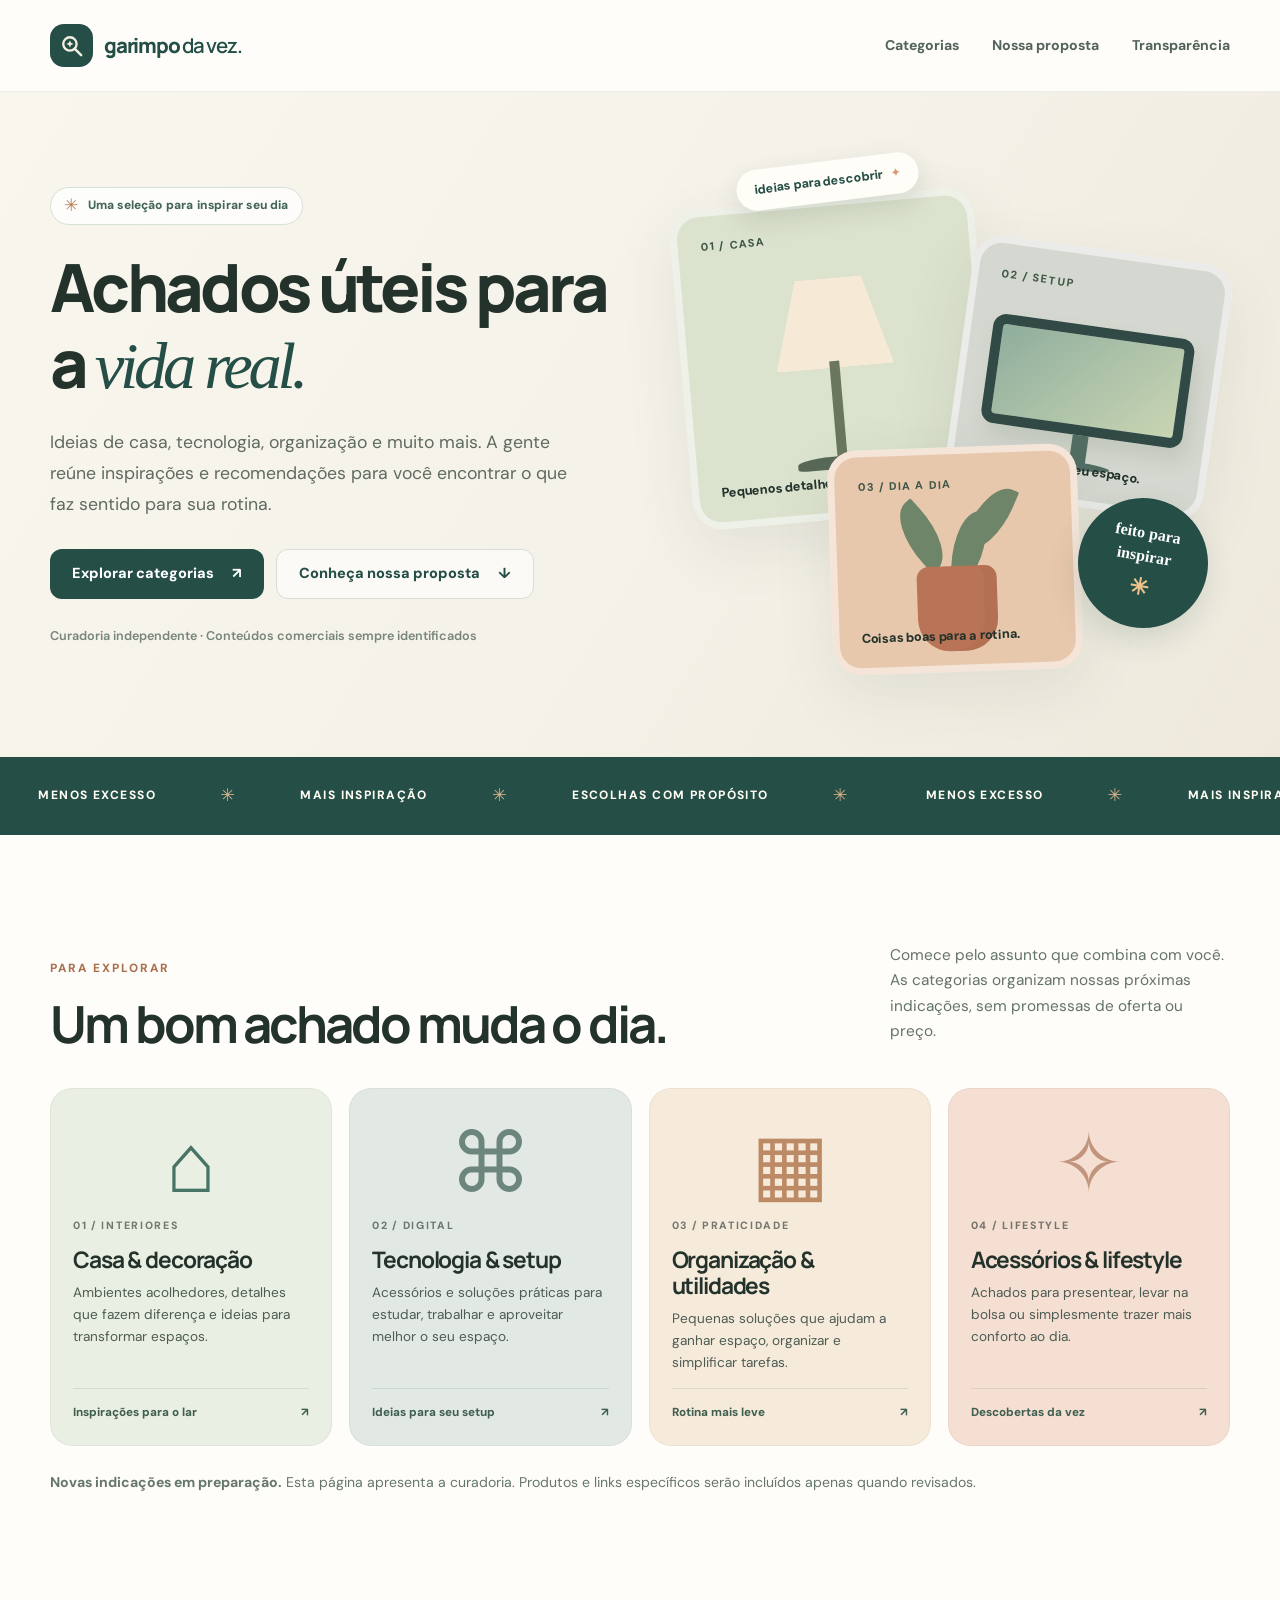
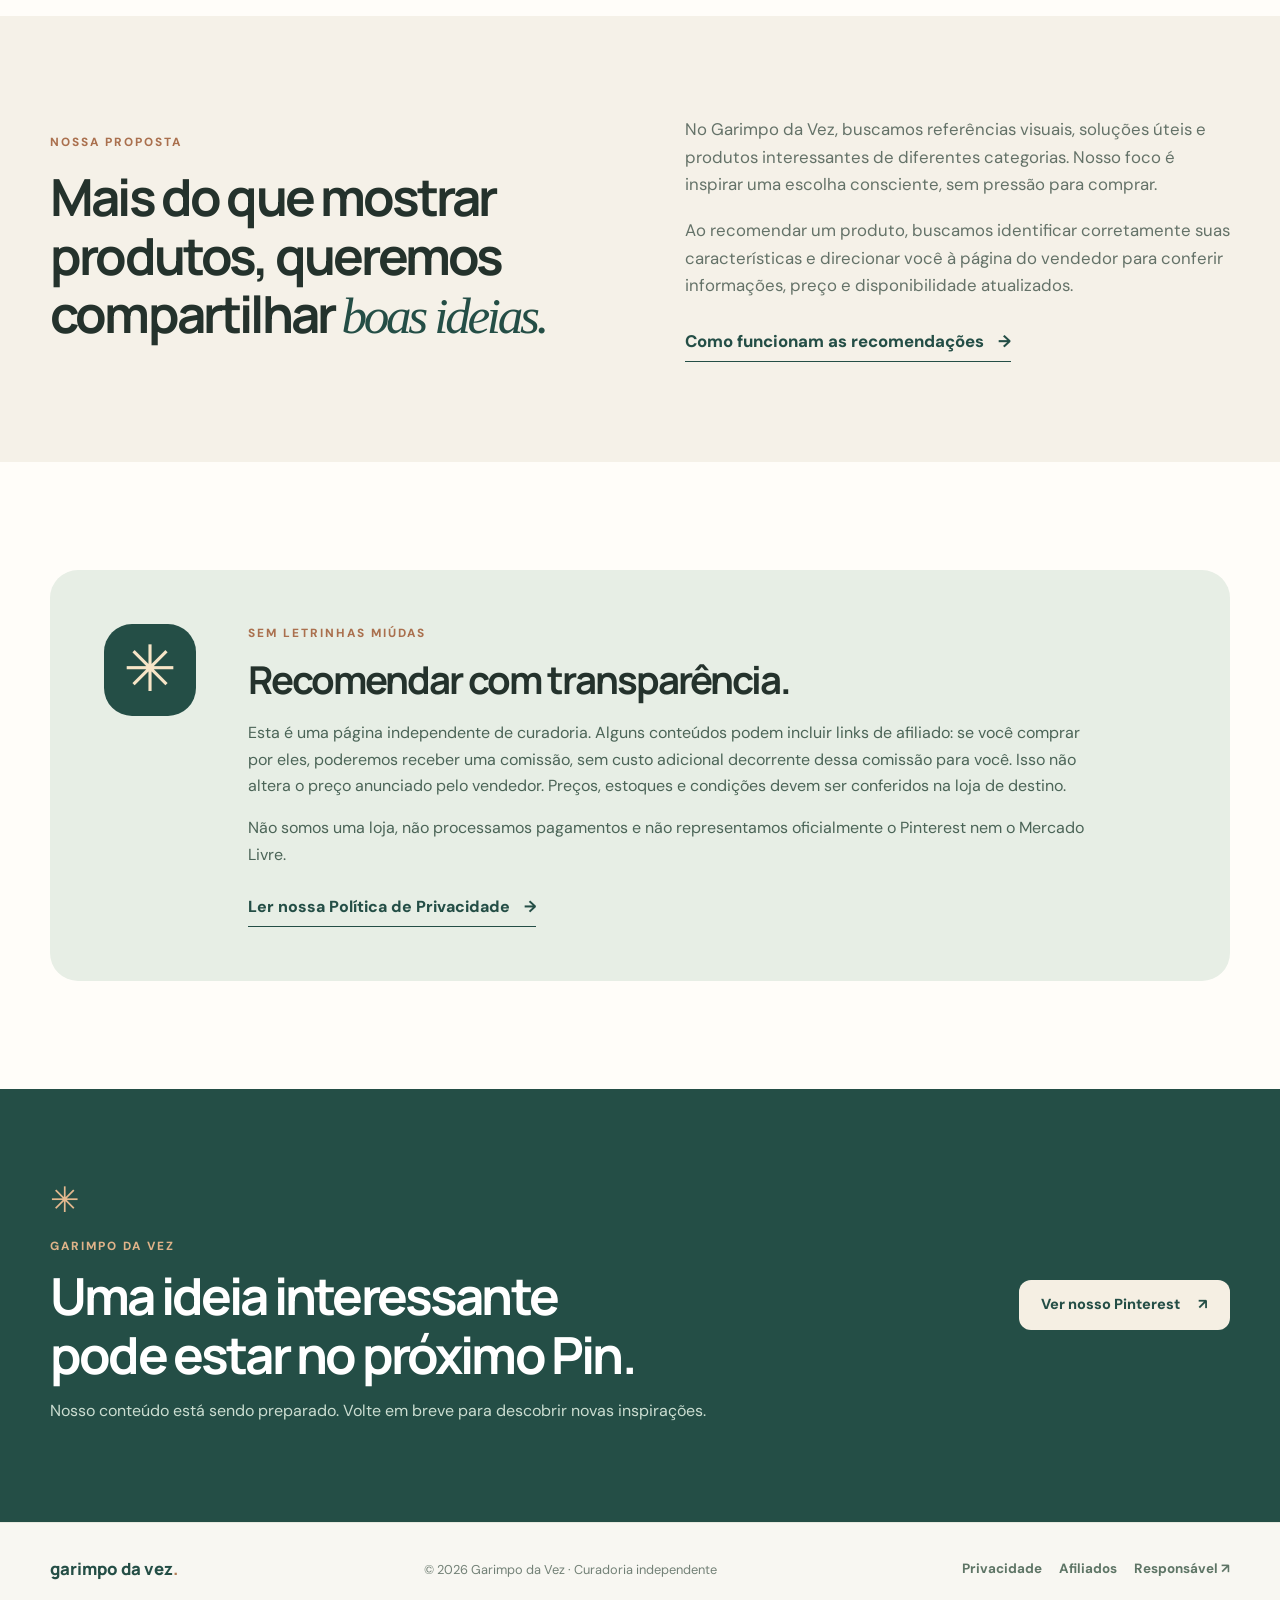
<file: index.html>
<!doctype html>
<html lang="pt-BR">
<head>
  <meta charset="utf-8">
  <meta name="viewport" content="width=device-width, initial-scale=1">
  <meta name="theme-color" content="#244e46">
  <meta name="description" content="Garimpo da Vez: inspirações e achadinhos para casa, tecnologia, organização e estilo de vida. Curadoria com transparência e links de afiliado identificados.">
  <meta property="og:type" content="website">
  <meta property="og:locale" content="pt_BR">
  <meta property="og:title" content="Garimpo da Vez | Achados úteis para a vida real">
  <meta property="og:description" content="Boas ideias para a casa e o dia a dia. Inspire-se com nossa curadoria independente.">
  <meta property="og:url" content="https://victoralecrim11.github.io/garimpo-da-vez/">
  <meta name="color-scheme" content="light">
  <title>Garimpo da Vez | Achados úteis para a vida real</title>
  <link rel="icon" href="assets/favicon.svg" type="image/svg+xml">
  <link rel="stylesheet" href="assets/styles.css">
</head>
<body>
  <a class="skip" href="#conteudo">Pular para o conteúdo</a>
  <header class="site-header">
    <div class="nav wrap">
      <a class="brand" href="./" aria-label="Garimpo da Vez, início">
        <span class="brand-mark" aria-hidden="true"><svg viewBox="0 0 36 36" width="30" height="30" fill="none"><circle cx="15.5" cy="15.5" r="8" stroke="currentColor" stroke-width="2.8"/><path d="m22 22 7 7" stroke="currentColor" stroke-width="3" stroke-linecap="round"/><path d="m15.5 11.3 1.3 2.9 3.1 1.3-3.1 1.3-1.3 2.9-1.3-2.9-3.1-1.3 3.1-1.3z" fill="currentColor"/></svg></span>
        <span>garimpo<span class="brand-soft"> da vez.</span></span>
      </a>
      <nav class="nav-links" aria-label="Navegação principal">
        <a href="#categorias">Categorias</a>
        <a href="#sobre">Nossa proposta</a>
        <a href="#transparencia">Transparência</a>
      </nav>
    </div>
  </header>
  <main id="conteudo">
    <section class="hero">
      <div class="wrap hero-grid">
        <div class="hero-copy">
          <span class="eyebrow"><span class="spark" aria-hidden="true">✳</span> Uma seleção para inspirar seu dia</span>
          <h1>Achados úteis para a <em>vida real.</em></h1>
          <p class="hero-lead">Ideias de casa, tecnologia, organização e muito mais. A gente reúne inspirações e recomendações para você encontrar o que faz sentido para sua rotina.</p>
          <div class="actions">
            <a class="button primary" href="#categorias">Explorar categorias <span aria-hidden="true">↗</span></a>
            <a class="button ghost" href="#sobre">Conheça nossa proposta <span aria-hidden="true">↓</span></a>
          </div>
          <p class="small-note">Curadoria independente · Conteúdos comerciais sempre identificados</p>
        </div>
        <div class="hero-art" aria-label="Composição ilustrada de ideias para casa, tecnologia e acessórios" role="img">
          <div class="hero-tag tag-top">ideias para descobrir <span aria-hidden="true">✦</span></div>
          <div class="art-tile tile-home"><span class="tile-number">01 / CASA</span><div class="lamp" aria-hidden="true"><span class="lamp-shade"></span><span class="lamp-pole"></span><span class="lamp-foot"></span></div><span class="tile-caption">Pequenos detalhes, novas ideias.</span></div>
          <div class="art-tile tile-tech"><span class="tile-number">02 / SETUP</span><div class="monitor" aria-hidden="true"><span class="monitor-screen"></span><span class="monitor-stand"></span></div><span class="tile-caption">Praticidade no seu espaço.</span></div>
          <div class="art-tile tile-life"><span class="tile-number">03 / DIA A DIA</span><div class="vase" aria-hidden="true"><span class="leaf leaf-a"></span><span class="leaf leaf-b"></span><span class="leaf leaf-c"></span><span class="pot"></span></div><span class="tile-caption">Coisas boas para a rotina.</span></div>
          <div class="art-stamp" aria-hidden="true">feito para<br>inspirar <span>✳</span></div>
        </div>
      </div>
    </section>
    <section class="manifesto-strip" aria-label="Valores da curadoria">
      <p class="visually-hidden">Menos excesso, mais inspiração, escolhas com propósito.</p>
      <div class="ticker-window" aria-hidden="true">
        <div class="ticker-track">
          <div class="ticker-set">
          <span>MENOS EXCESSO</span><span class="ticker-star">✳</span>
          <span>MAIS INSPIRAÇÃO</span><span class="ticker-star">✳</span>
          <span>ESCOLHAS COM PROPÓSITO</span><span class="ticker-star">✳</span>
          </div>
          <div class="ticker-set">
          <span>MENOS EXCESSO</span><span class="ticker-star">✳</span>
          <span>MAIS INSPIRAÇÃO</span><span class="ticker-star">✳</span>
          <span>ESCOLHAS COM PROPÓSITO</span><span class="ticker-star">✳</span>
          </div>
        </div>
      </div>
    </section>
    <section id="categorias" class="section wrap">
      <div class="section-head"><div><p class="kicker">PARA EXPLORAR</p><h2>Um bom achado muda o dia.</h2></div><p>Comece pelo assunto que combina com você. As categorias organizam nossas próximas indicações, sem promessas de oferta ou preço.</p></div>
      <div class="category-grid">
        <article class="category category-home"><div class="category-icon" aria-hidden="true">⌂</div><span class="category-index">01 / INTERIORES</span><h3>Casa & decoração</h3><p>Ambientes acolhedores, detalhes que fazem diferença e ideias para transformar espaços.</p><span class="category-foot">Inspirações para o lar <span aria-hidden="true">↗</span></span></article>
        <article class="category category-tech"><div class="category-icon" aria-hidden="true">⌘</div><span class="category-index">02 / DIGITAL</span><h3>Tecnologia & setup</h3><p>Acessórios e soluções práticas para estudar, trabalhar e aproveitar melhor o seu espaço.</p><span class="category-foot">Ideias para seu setup <span aria-hidden="true">↗</span></span></article>
        <article class="category category-organize"><div class="category-icon" aria-hidden="true">▦</div><span class="category-index">03 / PRATICIDADE</span><h3>Organização & utilidades</h3><p>Pequenas soluções que ajudam a ganhar espaço, organizar e simplificar tarefas.</p><span class="category-foot">Rotina mais leve <span aria-hidden="true">↗</span></span></article>
        <article class="category category-style"><div class="category-icon" aria-hidden="true">✧</div><span class="category-index">04 / LIFESTYLE</span><h3>Acessórios & lifestyle</h3><p>Achados para presentear, levar na bolsa ou simplesmente trazer mais conforto ao dia.</p><span class="category-foot">Descobertas da vez <span aria-hidden="true">↗</span></span></article>
      </div>
      <p class="collection-note"><strong>Novas indicações em preparação.</strong> Esta página apresenta a curadoria. Produtos e links específicos serão incluídos apenas quando revisados.</p>
    </section>
    <section id="sobre" class="about-section">
      <div class="wrap about-grid">
        <div><p class="kicker">NOSSA PROPOSTA</p><h2>Mais do que mostrar produtos, queremos compartilhar <em>boas ideias.</em></h2></div>
        <div class="about-copy"><p>No Garimpo da Vez, buscamos referências visuais, soluções úteis e produtos interessantes de diferentes categorias. Nosso foco é inspirar uma escolha consciente, sem pressão para comprar.</p><p>Ao recomendar um produto, buscamos identificar corretamente suas características e direcionar você à página do vendedor para conferir informações, preço e disponibilidade atualizados.</p><a href="#transparencia" class="text-link">Como funcionam as recomendações <span aria-hidden="true">→</span></a></div>
      </div>
    </section>
    <section id="transparencia" class="section wrap">
      <div class="disclosure">
        <div class="disclosure-symbol" aria-hidden="true">✳</div>
        <div><p class="kicker">SEM LETRINHAS MIÚDAS</p><h2>Recomendar com transparência.</h2><p>Esta é uma página independente de curadoria. Alguns conteúdos podem incluir links de afiliado: se você comprar por eles, poderemos receber uma comissão, sem custo adicional decorrente dessa comissão para você. Isso não altera o preço anunciado pelo vendedor. Preços, estoques e condições devem ser conferidos na loja de destino.</p><p>Não somos uma loja, não processamos pagamentos e não representamos oficialmente o Pinterest nem o Mercado Livre.</p><a class="text-link" href="privacy/">Ler nossa Política de Privacidade <span aria-hidden="true">→</span></a></div>
      </div>
    </section>
    <section class="closing"><div class="wrap closing-inner"><div><span class="closing-spark" aria-hidden="true">✳</span><p class="kicker">GARIMPO DA VEZ</p><h2>Uma ideia interessante<br>pode estar no próximo Pin.</h2><p>Nosso conteúdo está sendo preparado. Volte em breve para descobrir novas inspirações.</p></div><a class="button light" href="https://www.pinterest.com/garimpodavez_/" target="_blank" rel="noopener noreferrer" aria-label="Abrir o perfil atual do Pinterest em outra aba">Ver nosso Pinterest <span aria-hidden="true">↗</span></a></div></section>
  </main>
  <footer class="footer"><div class="wrap footer-inner"><a class="footer-brand" href="./">garimpo da vez<span>.</span></a><p>© 2026 Garimpo da Vez · Curadoria independente</p><nav aria-label="Links do rodapé"><a href="privacy/">Privacidade</a><a href="#transparencia">Afiliados</a><a href="https://github.com/victoralecrim11" target="_blank" rel="noopener noreferrer">Responsável ↗</a></nav></div></footer>
</body>
</html>
</file>
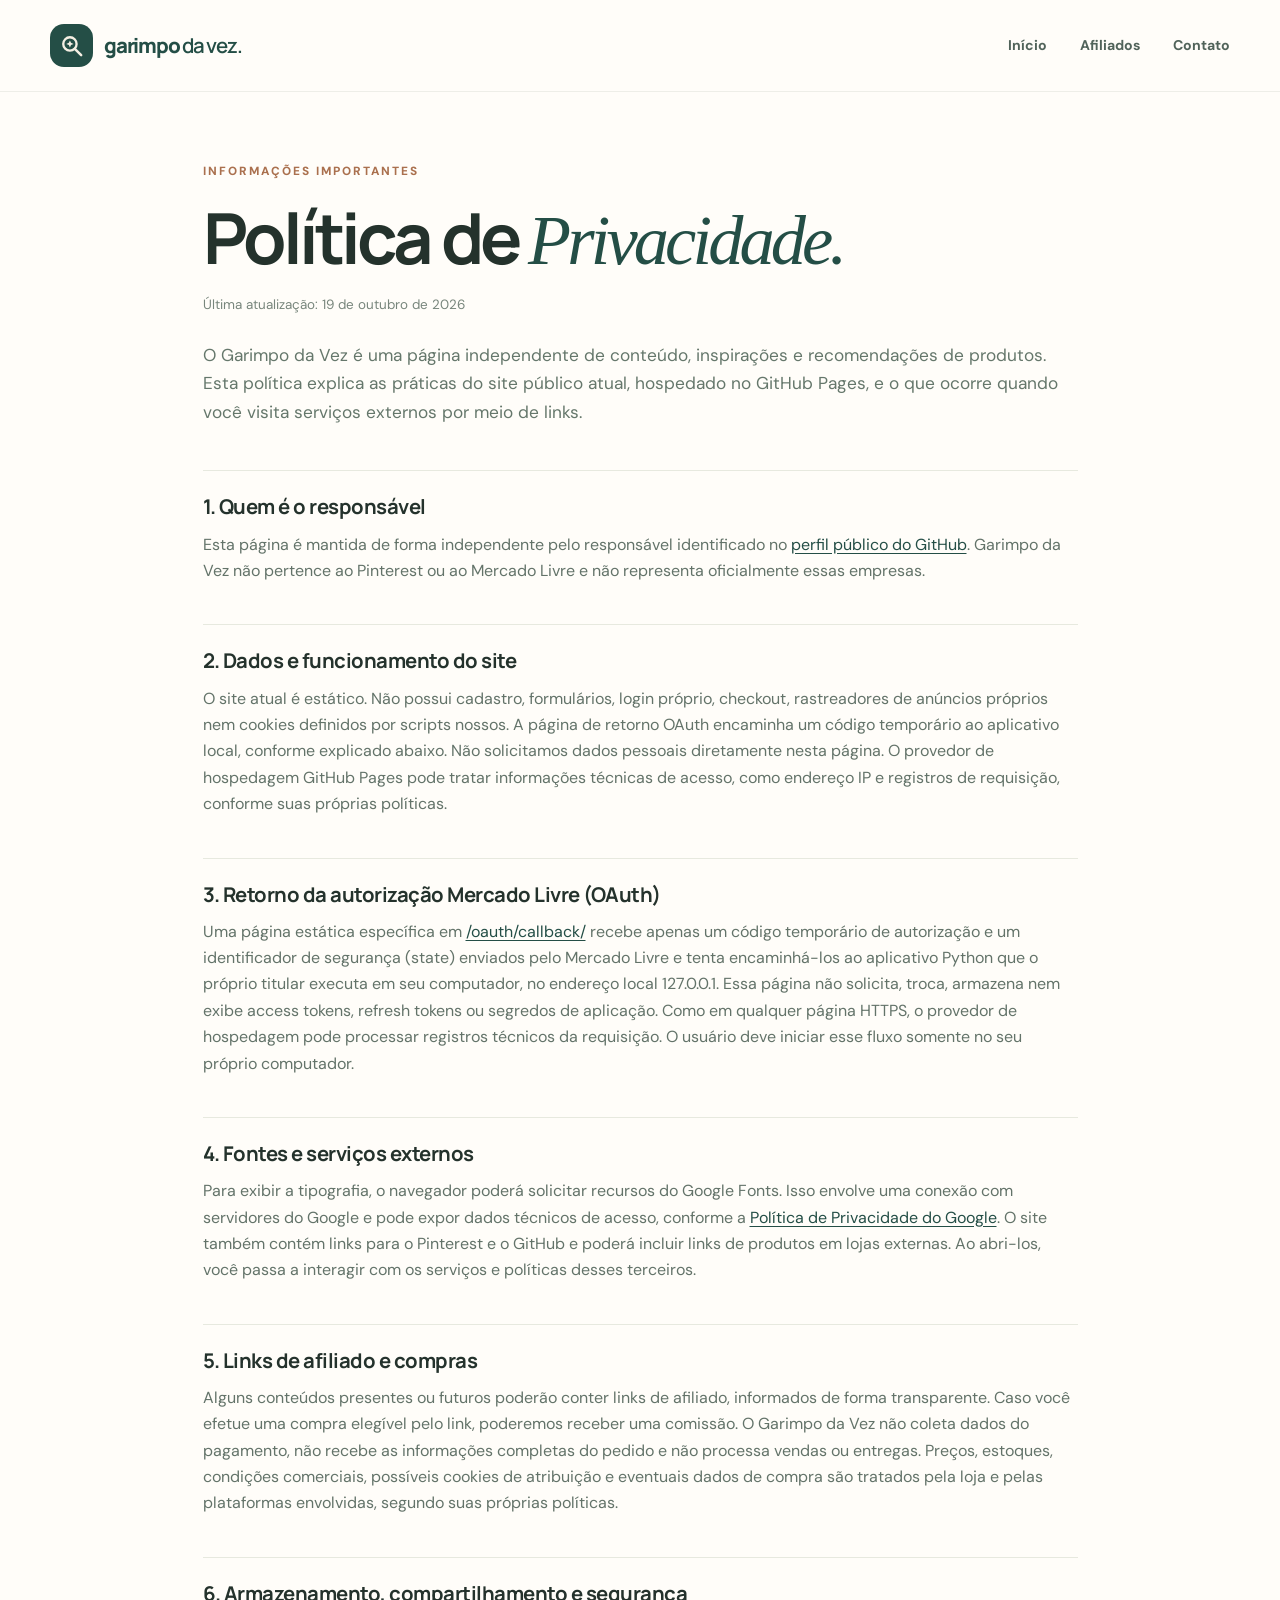
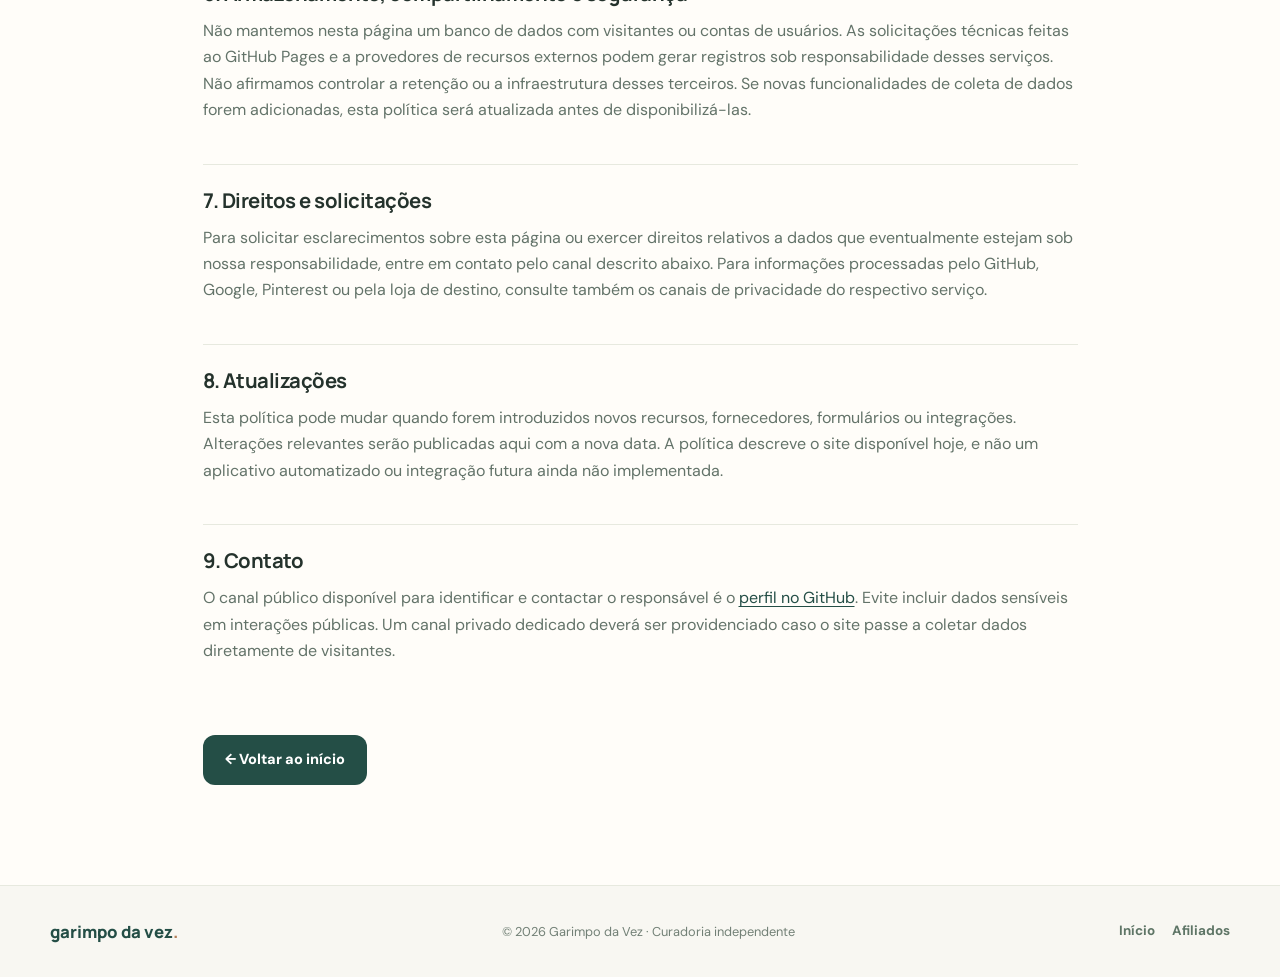
<file: privacy/index.html>
<!doctype html>
<html lang="pt-BR">
<head>
  <meta charset="utf-8">
  <meta name="viewport" content="width=device-width, initial-scale=1">
  <meta name="theme-color" content="#244e46">
  <meta name="description" content="Política de Privacidade do Garimpo da Vez: informações sobre o site, links externos e conteúdo de afiliados.">
  <title>Política de Privacidade | Garimpo da Vez</title>
  <link rel="icon" href="../assets/favicon.svg" type="image/svg+xml">
  <link rel="stylesheet" href="../assets/styles.css">
</head>
<body>
  <a class="skip" href="#conteudo">Pular para o conteúdo</a>
  <header class="site-header"><div class="nav wrap">
    <a class="brand" href="../" aria-label="Garimpo da Vez, início"><span class="brand-mark" aria-hidden="true"><svg viewBox="0 0 36 36" width="30" height="30" fill="none"><circle cx="15.5" cy="15.5" r="8" stroke="currentColor" stroke-width="2.8"/><path d="m22 22 7 7" stroke="currentColor" stroke-width="3" stroke-linecap="round"/><path d="m15.5 11.3 1.3 2.9 3.1 1.3-3.1 1.3-1.3 2.9-1.3-2.9-3.1-1.3 3.1-1.3z" fill="currentColor"/></svg></span><span>garimpo<span class="brand-soft"> da vez.</span></span></a>
    <nav class="nav-links" aria-label="Navegação principal"><a href="../">Início</a><a href="../#transparencia">Afiliados</a><a href="#contato">Contato</a></nav>
  </div></header>
  <main id="conteudo" class="policy wrap">
    <p class="kicker">INFORMAÇÕES IMPORTANTES</p>
    <h1>Política de <em style="font-family:Georgia,serif;font-weight:400;color:#244e46">Privacidade.</em></h1>
    <p class="updated">Última atualização: 19 de outubro de 2026</p>
    <p class="policy-intro">O Garimpo da Vez é uma página independente de conteúdo, inspirações e recomendações de produtos. Esta política explica as práticas do site público atual, hospedado no GitHub Pages, e o que ocorre quando você visita serviços externos por meio de links.</p>
    <div class="policy-content">
      <section><h2>1. Quem é o responsável</h2><p>Esta página é mantida de forma independente pelo responsável identificado no <a href="https://github.com/victoralecrim11" target="_blank" rel="noopener noreferrer">perfil público do GitHub</a>. Garimpo da Vez não pertence ao Pinterest ou ao Mercado Livre e não representa oficialmente essas empresas.</p></section>
      <section><h2>2. Dados e funcionamento do site</h2><p>O site atual é estático. Não possui cadastro, formulários, login próprio, checkout, rastreadores de anúncios próprios nem cookies definidos por scripts nossos. A página de retorno OAuth encaminha um código temporário ao aplicativo local, conforme explicado abaixo. Não solicitamos dados pessoais diretamente nesta página. O provedor de hospedagem GitHub Pages pode tratar informações técnicas de acesso, como endereço IP e registros de requisição, conforme suas próprias políticas.</p></section>
      <section><h2>3. Retorno da autorização Mercado Livre (OAuth)</h2><p>Uma página estática específica em <a href="../oauth/callback/">/oauth/callback/</a> recebe apenas um código temporário de autorização e um identificador de segurança (state) enviados pelo Mercado Livre e tenta encaminhá-los ao aplicativo Python que o próprio titular executa em seu computador, no endereço local 127.0.0.1. Essa página não solicita, troca, armazena nem exibe access tokens, refresh tokens ou segredos de aplicação. Como em qualquer página HTTPS, o provedor de hospedagem pode processar registros técnicos da requisição. O usuário deve iniciar esse fluxo somente no seu próprio computador.</p></section>
      <section><h2>4. Fontes e serviços externos</h2><p>Para exibir a tipografia, o navegador poderá solicitar recursos do Google Fonts. Isso envolve uma conexão com servidores do Google e pode expor dados técnicos de acesso, conforme a <a href="https://policies.google.com/privacy?hl=pt-BR" target="_blank" rel="noopener noreferrer">Política de Privacidade do Google</a>. O site também contém links para o Pinterest e o GitHub e poderá incluir links de produtos em lojas externas. Ao abri-los, você passa a interagir com os serviços e políticas desses terceiros.</p></section>
      <section><h2>5. Links de afiliado e compras</h2><p>Alguns conteúdos presentes ou futuros poderão conter links de afiliado, informados de forma transparente. Caso você efetue uma compra elegível pelo link, poderemos receber uma comissão. O Garimpo da Vez não coleta dados do pagamento, não recebe as informações completas do pedido e não processa vendas ou entregas. Preços, estoques, condições comerciais, possíveis cookies de atribuição e eventuais dados de compra são tratados pela loja e pelas plataformas envolvidas, segundo suas próprias políticas.</p></section>
      <section><h2>6. Armazenamento, compartilhamento e segurança</h2><p>Não mantemos nesta página um banco de dados com visitantes ou contas de usuários. As solicitações técnicas feitas ao GitHub Pages e a provedores de recursos externos podem gerar registros sob responsabilidade desses serviços. Não afirmamos controlar a retenção ou a infraestrutura desses terceiros. Se novas funcionalidades de coleta de dados forem adicionadas, esta política será atualizada antes de disponibilizá-las.</p></section>
      <section><h2>7. Direitos e solicitações</h2><p>Para solicitar esclarecimentos sobre esta página ou exercer direitos relativos a dados que eventualmente estejam sob nossa responsabilidade, entre em contato pelo canal descrito abaixo. Para informações processadas pelo GitHub, Google, Pinterest ou pela loja de destino, consulte também os canais de privacidade do respectivo serviço.</p></section>
      <section><h2>8. Atualizações</h2><p>Esta política pode mudar quando forem introduzidos novos recursos, fornecedores, formulários ou integrações. Alterações relevantes serão publicadas aqui com a nova data. A política descreve o site disponível hoje, e não um aplicativo automatizado ou integração futura ainda não implementada.</p></section>
      <section id="contato"><h2>9. Contato</h2><p>O canal público disponível para identificar e contactar o responsável é o <a href="https://github.com/victoralecrim11" target="_blank" rel="noopener noreferrer">perfil no GitHub</a>. Evite incluir dados sensíveis em interações públicas. Um canal privado dedicado deverá ser providenciado caso o site passe a coletar dados diretamente de visitantes.</p></section>
    </div>
    <div class="actions"><a class="button primary" href="../">← Voltar ao início</a></div>
  </main>
  <footer class="footer"><div class="wrap footer-inner"><a class="footer-brand" href="../">garimpo da vez<span>.</span></a><p>© 2026 Garimpo da Vez · Curadoria independente</p><nav aria-label="Links do rodapé"><a href="../">Início</a><a href="../#transparencia">Afiliados</a></nav></div></footer>
</body>
</html>
</file>
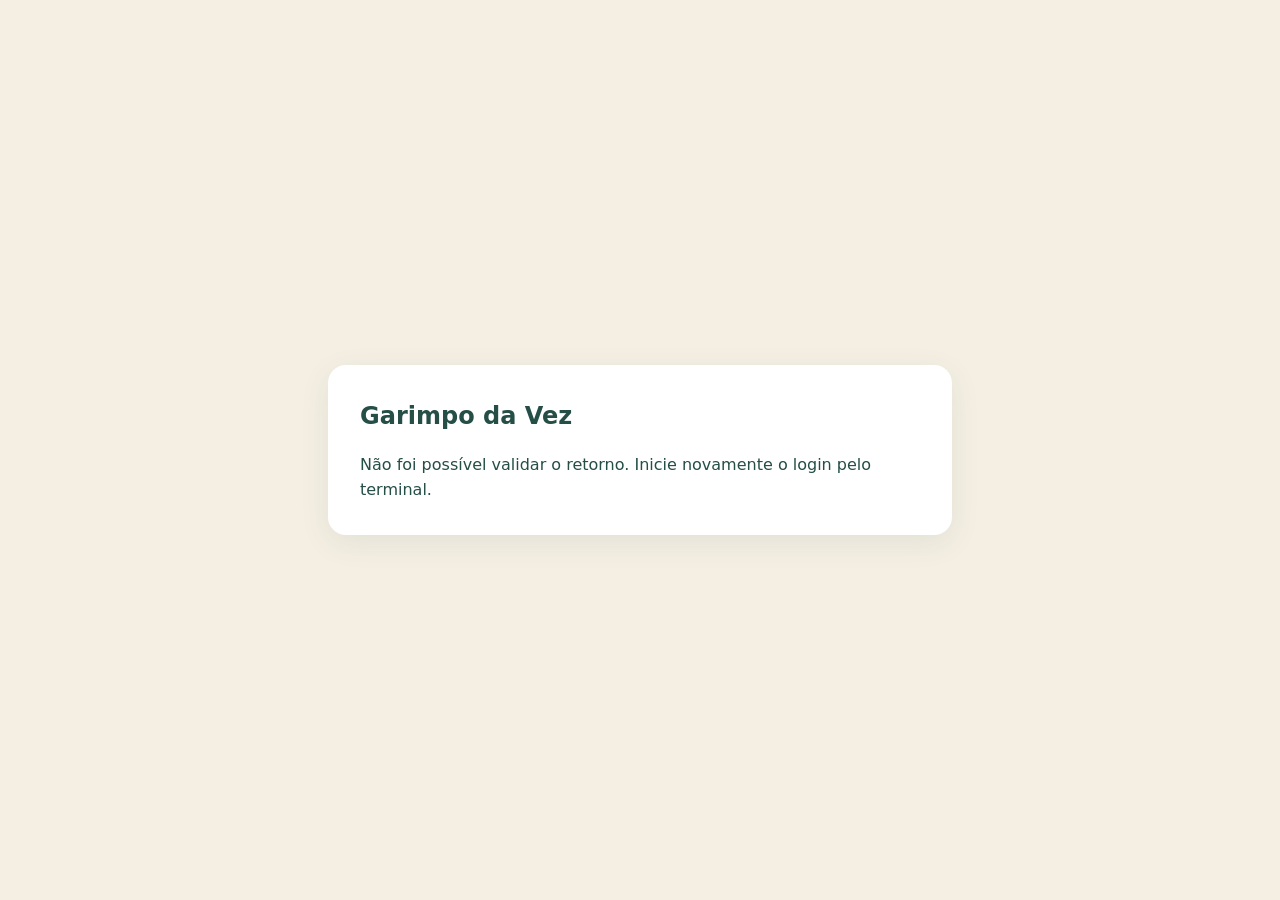
<file: oauth/callback/index.html>
<!doctype html>
<html lang="pt-BR">
<head>
<meta charset="utf-8">
<meta name="viewport" content="width=device-width, initial-scale=1">
<meta name="referrer" content="no-referrer">
<meta http-equiv="Cache-Control" content="no-store">
<title>Conectando Mercado Livre | Garimpo da Vez</title>
<style>
body{font:16px/1.6 system-ui,sans-serif;background:#f5efe3;color:#244e46;margin:0;display:grid;place-items:center;min-height:100vh}
main{max-width:560px;background:white;padding:32px;border-radius:18px;margin:20px;box-shadow:0 8px 30px #244e4616}
h1{font-size:1.5rem;margin:0 0 12px}p{margin-bottom:0}
</style>
</head>
<body><main><h1>Garimpo da Vez</h1><p id="message">Conectando ao aplicativo Python no seu computador…</p></main>
<script>
(() => {
  "use strict";
  const output = document.getElementById("message");
  // Esta página é apenas uma ponte: não solicita, guarda ou mostra tokens.
  // Nem client_secret nem access_token devem jamais ser adicionados aqui.
  const query = new URLSearchParams(window.location.search);
  const code = query.getAll("code");
  const state = query.getAll("state");
  const errors = query.getAll("error");
  const validCode = code.length === 1 && code[0].length > 0 && code[0].length <= 2048;
  const validError = errors.length === 1 && errors[0].length > 0 && errors[0].length <= 100;
  const valid = state.length === 1 && state[0].length >= 16 && state[0].length <= 256
      && (validCode !== validError);
  if (!valid) {
    output.textContent = "Não foi possível validar o retorno. Inicie novamente o login pelo terminal.";
    history.replaceState(null, "", location.pathname);
    return;
  }
  const target = new URL("http://127.0.0.1:8765/callback");
  target.searchParams.set("state", state[0]);
  if (code.length === 1) target.searchParams.set("code", code[0]);
  else target.searchParams.set("error", errors[0]);
  history.replaceState(null, "", location.pathname);
  window.location.replace(target.toString());
})();
</script>
</body></html>
</file>
<file: assets/styles.css>
@import url('https://fonts.googleapis.com/css2?family=DM+Sans:wght@400;500;600;700;800&family=Manrope:wght@400;500;600;700;800&display=swap');
:root{color-scheme:light;--green:#244e46;--green-dark:#173b35;--cream:#f5efe3;--ink:#24322c;--muted:#63736a;--terracotta:#d69a72;--line:#e7e9df;--white:#fffdf9;--radius:24px}
*{box-sizing:border-box}html{scroll-behavior:smooth}body{margin:0;color:var(--ink);background:var(--white);font:16px/1.65 'DM Sans',system-ui,-apple-system,BlinkMacSystemFont,'Segoe UI',sans-serif}a{color:inherit}a:focus-visible{outline:3px solid #b96b42;outline-offset:4px}h1,h2,h3{font-family:Manrope,'DM Sans',sans-serif;line-height:1.14;letter-spacing:-.055em}p{margin-top:0}.wrap{width:min(1180px,calc(100% - 56px));margin-inline:auto}.skip{position:fixed;z-index:99;top:-100px;left:12px;padding:12px 16px;background:var(--green);color:white}.skip:focus{top:12px}.site-header{position:relative;z-index:3;background:var(--white);border-bottom:1px solid #eeeee8}.nav{height:91px;display:flex;align-items:center;justify-content:space-between;gap:20px}.brand{display:inline-flex;align-items:center;gap:11px;white-space:nowrap;font-size:1.28rem;text-decoration:none;font-family:Manrope,sans-serif;font-weight:800;letter-spacing:-.06em;color:var(--green)}.brand-soft{font-weight:600}.brand-mark{display:flex;align-items:center;justify-content:center;flex:none;width:43px;height:43px;border-radius:14px;background:var(--green);color:var(--cream)}.nav-links{display:flex;align-items:center;gap:33px}.nav-links a{text-decoration:none;font-weight:700;font-size:.88rem;color:#51635a}.nav-links a:hover{color:#b57048}.hero{overflow:hidden;background:linear-gradient(122deg,#f9f6ee 0%,#f4f1e8 56%,#eee9dc 100%)}.hero-grid{min-height:665px;display:grid;grid-template-columns:1.02fr 1fr;align-items:center;gap:5%;padding-block:60px 75px}.hero-copy{position:relative;z-index:1}.eyebrow{display:inline-flex;gap:9px;align-items:center;padding:8px 13px;border:1px solid #d7e1d5;border-radius:100px;background:#ffffffc7;color:#426557;font-size:.75rem;letter-spacing:.015em;font-weight:800}.spark{color:#bb815a;font-size:1.08rem;line-height:1}.hero h1{font-size:clamp(3.1rem,5.2vw,5.3rem);max-width:650px;margin:24px 0 22px;font-weight:800}.hero h1 em,.about-section h2 em{font-family:Georgia,'Times New Roman',serif;font-weight:400;color:var(--green);letter-spacing:-.065em}.hero-lead{color:#5f6b61;max-width:520px;font-size:1.105rem;line-height:1.76}.actions{display:flex;align-items:center;flex-wrap:wrap;gap:12px;margin-top:30px}.button{display:inline-flex;align-items:center;justify-content:center;gap:18px;min-height:50px;padding:12px 22px;border-radius:12px;font-weight:800;font-size:.91rem;text-decoration:none;transition:transform .18s ease,background .18s ease;white-space:nowrap}.button:hover{transform:translateY(-2px)}.button.primary{background:var(--green);color:white}.button.primary:hover{background:var(--green-dark)}.button.ghost{border:1px solid #d9ddd4;background:#ffffff9c;color:var(--green)}.button.ghost:hover{background:#fff}.small-note{margin:27px 0 0;font-size:.79rem;font-weight:600;color:#77857b}.hero-art{min-height:525px;position:relative}.hero-tag{position:absolute;z-index:2;top:6px;left:11%;transform:rotate(-7deg);background:#fffdf8;padding:10px 18px;border-radius:100px;box-shadow:0 10px 26px #2b3b2820;color:var(--green);font-size:.78rem;font-weight:800}.hero-tag span{margin-left:5px;color:var(--terracotta)}.art-tile{position:absolute;border:7px solid #fff8;box-shadow:0 20px 60px #43584518;overflow:hidden;border-radius:29px}.tile-number{position:absolute;z-index:1;top:21px;left:23px;font-size:.69rem;font-weight:800;letter-spacing:.1em;color:#405849}.tile-caption{position:absolute;bottom:19px;left:22px;right:15px;font-weight:800;font-size:.8rem;letter-spacing:-.02em}.tile-home{background:#dbe2ce;left:1%;top:44px;width:55%;height:320px;transform:rotate(-5deg)}.tile-tech{background:#d5d8d0;right:2%;top:94px;width:47%;height:258px;transform:rotate(8deg)}.tile-life{background:#e8c8ad;left:28%;bottom:8px;width:45%;height:225px;transform:rotate(-2deg)}.art-stamp{position:absolute;z-index:2;right:4%;bottom:52px;width:130px;height:130px;border-radius:50%;background:var(--green);color:white;display:flex;align-items:center;justify-content:center;flex-direction:column;text-align:center;font:700 1rem/1.4 Georgia,serif;transform:rotate(10deg);box-shadow:0 12px 30px #244e4629}.art-stamp span{font-size:1.45rem;color:#efc28d;margin-top:4px}.lamp{position:absolute;top:72px;left:50%;transform:translateX(-50%);width:152px;height:200px}.lamp-shade{display:block;position:absolute;top:0;left:18px;width:118px;height:90px;background:#f6ead7;clip-path:polygon(22% 0,78% 0,100% 100%,0 100%);border-radius:12px 12px 3px 3px;filter:drop-shadow(0 6px 3px #0001)}.lamp-pole{position:absolute;width:10px;height:99px;background:#6b765f;top:83px;left:71px}.lamp-foot{position:absolute;width:89px;height:13px;background:#586957;bottom:9px;left:31px;border-radius:80% 80% 20% 20%}.monitor{position:absolute;left:50%;top:70px;transform:translateX(-50%);width:82%;height:150px}.monitor-screen{display:block;height:110px;border:10px solid #324a45;background:linear-gradient(135deg,#8fae9d,#c9d5b3);border-radius:13px;box-shadow:6px 12px 20px #566b5a26}.monitor-stand{display:block;position:relative;margin:auto;width:16px;height:30px;background:#526d63}.monitor-stand:after{content:'';position:absolute;bottom:-5px;left:-25px;width:66px;height:8px;background:#526d63;border-radius:50%}.vase{position:absolute;left:50%;top:27px;transform:translateX(-50%);height:170px;width:170px}.pot{position:absolute;bottom:0;left:46px;width:80px;height:85px;background:#b97356;border-radius:12px 12px 32px 32px;box-shadow:inset -13px 0 #9b5d4429}.leaf{position:absolute;background:#6f8569;width:34px;height:71px;border-radius:80% 3% 80% 3%;transform-origin:bottom center}.leaf-a{left:58px;top:10px;transform:rotate(-40deg)}.leaf-b{left:89px;top:0;transform:rotate(25deg)}.leaf-c{left:80px;top:30px;transform:rotate(4deg)}.manifesto-strip{background:var(--green);color:#fffdf4;overflow:hidden}
.visually-hidden{position:absolute;width:1px;height:1px;padding:0;margin:-1px;overflow:hidden;clip:rect(0,0,0,0);white-space:nowrap;border:0}
.ticker-window{width:100%;overflow:hidden}
.ticker-track{display:flex;width:max-content;animation:ticker-slide 24s linear infinite;will-change:transform}
.ticker-set{flex:0 0 auto;display:flex;align-items:center;justify-content:space-around;gap:clamp(34px,5vw,82px);padding-inline:clamp(20px,3vw,45px);min-height:78px;white-space:nowrap;text-transform:uppercase;font-size:.75rem;letter-spacing:.12em;font-weight:800}
.ticker-star{color:#d8b18a;font-size:1.1rem;line-height:1}
@keyframes ticker-slide{from{transform:translate3d(0,0,0)}to{transform:translate3d(-50%,0,0)}}
@media(hover:hover){.manifesto-strip:hover .ticker-track{animation-play-state:paused}}.section{padding-block:108px}.section-head{display:flex;align-items:end;justify-content:space-between;gap:50px;margin-bottom:36px}.section-head>div{max-width:650px}.section-head>p{max-width:340px;margin-bottom:8px;color:var(--muted);font-size:.96rem}.kicker{color:#aa704e;letter-spacing:.17em;font-weight:800;font-size:.74rem;margin-bottom:15px}.section h2,.about-section h2{font-size:clamp(2.25rem,4vw,3.55rem);margin:0}.category-grid{display:grid;grid-template-columns:repeat(4,minmax(0,1fr));gap:17px}.category{display:flex;flex-direction:column;min-height:350px;border-radius:22px;padding:22px;overflow:hidden;border:1px solid #0000000b}.category-home{background:#e9efe2}.category-tech{background:#e2e9e5}.category-organize{background:#f6eadb}.category-style{background:#f4dfd2}.category-icon{height:106px;display:flex;align-items:center;justify-content:center;font-family:Georgia,serif;font-size:5.2rem;line-height:1;color:#37665a;opacity:.9}.category-tech .category-icon{color:#607b72}.category-organize .category-icon{color:#b7805a}.category-style .category-icon{color:#bd8c75}.category-index{font-size:.66rem;letter-spacing:.16em;font-weight:800;opacity:.62}.category h3{font-size:1.42rem;letter-spacing:-.05em;margin:12px 0 9px}.category p{color:#4d5c53;font-size:.85rem;line-height:1.65}.category-foot{margin-top:auto;padding-top:14px;border-top:1px solid #1e45301c;font-size:.73rem;font-weight:800;color:#405f51;display:flex;justify-content:space-between;gap:7px}.collection-note{margin-top:25px;color:#65776b;font-size:.88rem}.about-section{background:#f5f1e8;padding:100px 0}.about-grid{display:grid;grid-template-columns:1fr 1fr;gap:90px;align-items:center}.about-section h2{max-width:610px}.about-copy{color:#647268;font-size:1.05rem}.about-copy p{margin-bottom:18px}.text-link{display:inline-flex;align-items:center;gap:14px;margin-top:10px;color:var(--green);font-weight:800;text-decoration:none;border-bottom:1px solid var(--green);padding-bottom:5px}.text-link:hover{color:#a4613f;border-color:#a4613f}.disclosure{background:#e7eee5;border-radius:28px;padding:54px;display:grid;grid-template-columns:110px 1fr;gap:34px}.disclosure-symbol{width:92px;height:92px;border-radius:28px;background:var(--green);color:#f7e5c7;display:grid;place-items:center;font-size:4rem;line-height:1}.disclosure h2{font-size:clamp(1.9rem,3vw,2.9rem);margin:0 0 18px}.disclosure p:not(.kicker){color:#4b6457;max-width:860px}.closing{background:var(--green);color:white;padding-block:82px}.closing-inner{display:flex;align-items:center;justify-content:space-between;gap:32px}.closing-spark{display:block;color:#e5b98f;font-size:2.2rem}.closing .kicker{color:#e0b389;margin:8px 0 10px}.closing h2{font-size:clamp(2rem,4vw,3.55rem);margin:0 0 15px}.closing p:not(.kicker){color:#cbddd1}.button.light{background:var(--cream);color:var(--green)}.button.light:hover{background:white}.footer{background:#f8f7f2;border-top:1px solid var(--line);padding:32px 0}.footer-inner{display:flex;justify-content:space-between;align-items:center;gap:22px}.footer-brand{font-family:Manrope,sans-serif;font-weight:800;font-size:1.05rem;text-decoration:none;color:var(--green)}.footer-brand span{color:#b37e57}.footer p{color:#728076;margin:0;font-size:.8rem}.footer nav{display:flex;gap:17px;flex-wrap:wrap}.footer nav a{font-size:.84rem;text-decoration:none;font-weight:700;color:#5e7566}.footer nav a:hover{color:#ab6c48}
.policy{padding-block:70px 100px;max-width:875px}.policy h1{font-size:clamp(2.8rem,5.5vw,4.4rem);margin:14px 0}.policy-intro{font-size:1.08rem;color:#65776b}.updated{color:#78867c;font-size:.84rem;margin-bottom:25px}.policy-content{margin-top:44px}.policy-content section{border-top:1px solid var(--line);padding:24px 0}.policy-content h2{font-size:1.27rem;letter-spacing:-.025em;margin:0 0 13px}.policy-content p{color:#637369}.policy-content a{color:var(--green);text-underline-offset:3px}
@media(max-width:1050px){.hero-grid{grid-template-columns:1fr 1fr;gap:2%}.hero h1{font-size:clamp(3rem,5vw,4.3rem)}.category-grid{grid-template-columns:repeat(2,1fr)}.category{min-height:315px}.footer-inner{flex-wrap:wrap}.hero-art{transform:scale(.92);transform-origin:center}}
@media(max-width:720px){.wrap{width:min(100% - 36px,1180px)}.nav{height:auto;min-height:82px;align-items:flex-start;justify-content:center;flex-direction:column;padding-block:15px;gap:11px}.brand{font-size:1.19rem}.brand-mark{width:39px;height:39px}.nav-links{gap:17px;flex-wrap:wrap}.nav-links a{font-size:.77rem}.hero-grid{padding-block:54px 72px;grid-template-columns:1fr;gap:20px}.hero h1{font-size:clamp(3.05rem,12vw,4.35rem)}.hero-lead{font-size:1rem}.hero-art{transform:none;min-height:455px;margin-inline:-10px}.tile-home{top:45px;height:290px}.tile-tech{top:79px;height:228px}.tile-life{height:204px;bottom:1px}.art-stamp{width:104px;height:104px;right:0;bottom:40px;font-size:.88rem}.art-tile{border-width:5px}.ticker-set{min-height:72px;gap:30px;padding-inline:22px;font-size:.7rem}.ticker-star{font-size:1rem}.section{padding-block:70px}.section-head{display:block}.section-head>p{max-width:100%;margin-top:20px}.category-grid{grid-template-columns:1fr 1fr;gap:10px}.category{padding:17px;min-height:330px}.category h3{font-size:1.12rem}.category p{font-size:.78rem}.category-icon{height:95px;font-size:4rem}.category-foot{font-size:.65rem}.about-section{padding:70px 0}.about-grid{grid-template-columns:1fr;gap:28px}.about-copy{font-size:.98rem}.disclosure{padding:27px 22px;grid-template-columns:1fr;gap:17px}.disclosure-symbol{width:64px;height:64px;border-radius:17px;font-size:2.5rem}.closing{padding-block:62px}.closing-inner{align-items:flex-start;flex-direction:column}.footer-inner{align-items:flex-start;flex-direction:column}.policy{padding-block:50px 70px}}
@media(max-width:440px){.hero-art{min-height:380px}.tile-home{width:57%;height:255px}.tile-tech{width:50%;height:202px}.tile-life{height:174px;bottom:0}.lamp{transform:translateX(-50%) scale(.8);transform-origin:top center}.monitor{top:65px}.monitor-screen{height:85px}.vase{transform:translateX(-50%) scale(.8);transform-origin:top center}.tile-caption{bottom:13px;left:12px;font-size:.64rem}.tile-number{top:14px;left:12px}.hero-tag{top:0;font-size:.69rem}.category-grid{grid-template-columns:1fr}.category{min-height:245px}.category-icon{height:80px}.category h3{font-size:1.35rem}.category p{font-size:.88rem}.category-foot{font-size:.73rem}.actions{flex-direction:column;align-items:stretch}.button{white-space:normal}.closing .button{width:100%}}
@media(prefers-reduced-motion:reduce){html{scroll-behavior:auto}.button{transition:none}.button:hover{transform:none}.ticker-track{animation:none;will-change:auto;width:100%}.ticker-set:first-child{width:100%;justify-content:center;flex-wrap:wrap;white-space:normal;gap:12px 20px;padding:16px 20px}.ticker-set:last-child{display:none}}
</file>
